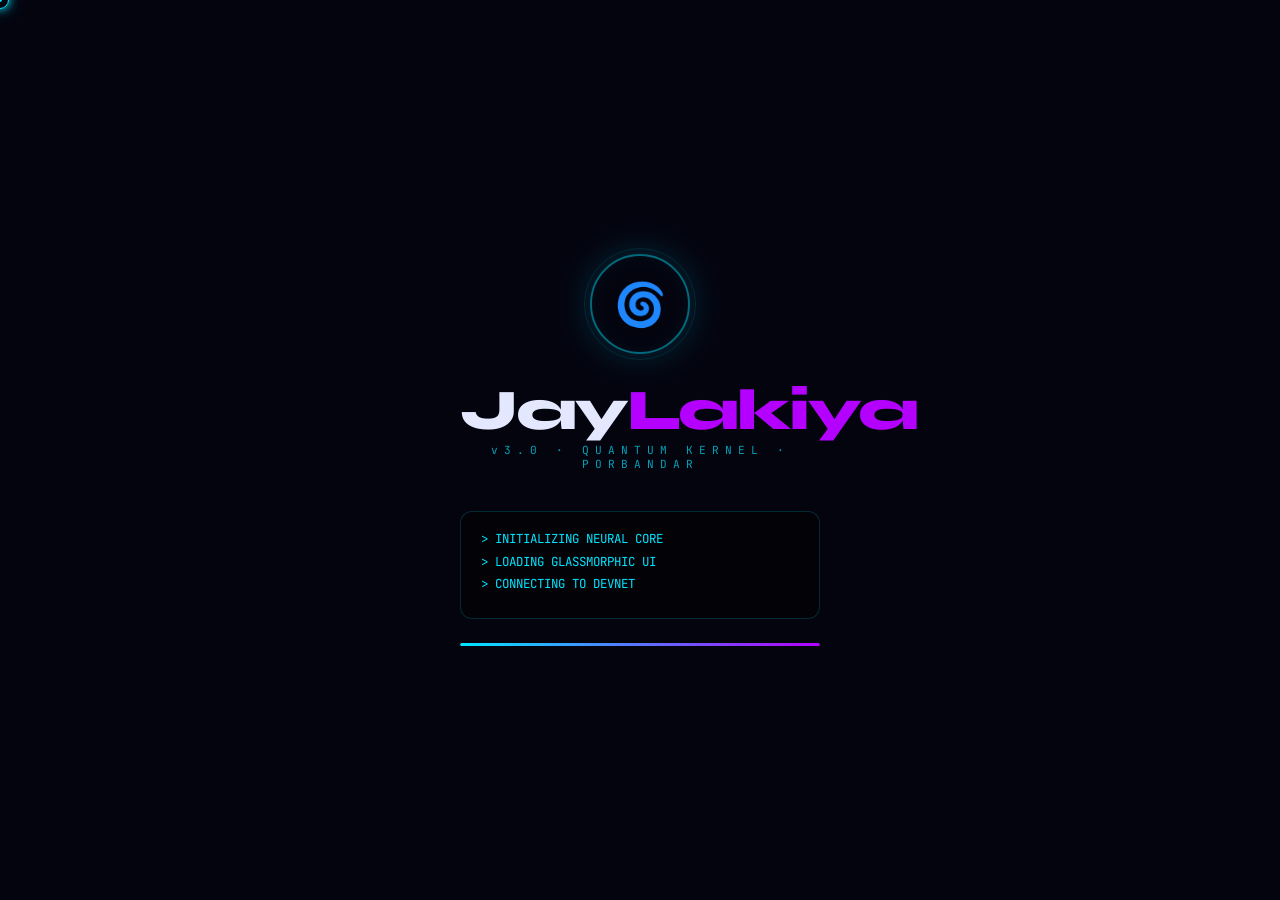
<file: index.html>
<!DOCTYPE html>
<html lang="en">
<head>
  <meta charset="UTF-8">
  <meta name="viewport" content="width=device-width, initial-scale=1.0">
  <meta name="description" content="JayLalkiya — Jay Lalkiya Developer Portfolio">
  <title>JayLalkiya — Initializing...</title>
  <link rel="stylesheet" href="css/style.css">
</head>
<body class="os-body">

<!-- CURSOR -->
<div id="custom-cursor"></div>
<div id="cursor-dot"></div>

<!-- ─── BOOT SCREEN ─────────────────────── -->
<div id="boot-screen">
  <div class="boot-inner">
    <div class="boot-logo-ring">
      <span class="boot-symbol">🌀</span>
    </div>

    <div class="boot-wordmark">Jay<span>Lakiya</span></div>
    <div class="boot-tagline">v3.0 · QUANTUM KERNEL · PORBANDAR</div>

    <div class="boot-log">
      <div class="boot-line"></div>
      <div class="boot-line"></div>
      <div class="boot-line"></div>
      <div class="boot-line"></div>
      <div class="boot-line"></div>
    </div>

    <div class="boot-track">
      <div class="boot-fill" id="boot-fill"></div>
    </div>
  </div>
</div>

<!-- ─── DASHBOARD ───────────────────────── -->
<div id="dashboard" class="hidden">

  <!-- Header -->
  <header class="os-header glass">
    <div class="hdr-left">
      <div class="logo-wrap">
        <span>🌀</span>
        <span class="logo-text-gradient">JAYLALKIYA</span>
      </div>
      <div class="module-badge">DASHBOARD</div>
    </div>

    <div class="hdr-center">
      <div class="status-chip">
        <span class="status-dot"></span>
        <span>ONLINE · 37ms latency</span>
      </div>
    </div>

    <div class="hdr-right">
      <div class="user-chip glass">
        <span class="user-av">JL</span>
        <span>Jay Lalkiya</span>
      </div>
      <div id="live-clock">--:--</div>
      <button class="term-btn" onclick="toggleTerminal()" title="Terminal (/)">⌘</button>
    </div>
  </header>

  <!-- Module Grid -->
  <main class="dash-grid">

    <a href="about.html" class="module-card glass">
      <span class="card-icon">👤</span>
      <div class="card-title">ABOUT.SYS</div>
      <div class="card-desc">System profile · neural imprint · BCA 83.38%</div>
      <div class="open-btn">OPEN MODULE</div>
    </a>

    <a href="skills.html" class="module-card glass">
      <span class="card-icon">⚡</span>
      <div class="card-title">RESOURCES.MON</div>
      <div class="card-desc">CPU · RAM · active threads · quantum stack</div>
      <div class="open-btn">OPEN MODULE</div>
    </a>

    <a href="projects.html" class="module-card glass">
      <span class="card-icon">📦</span>
      <div class="card-title">DEPLOY.APPS</div>
      <div class="card-desc">Live instances · 4 containers · production grade</div>
      <div class="open-btn">OPEN MODULE</div>
    </a>

    <a href="experience.html" class="module-card glass">
      <span class="card-icon">📜</span>
      <div class="card-title">LOG.TXT</div>
      <div class="card-desc">Kernel history · internship · deployment timeline</div>
      <div class="open-btn">OPEN MODULE</div>
    </a>

    <a href="contact.html" class="module-card glass">
      <span class="card-icon">📡</span>
      <div class="card-title">COMM.LINK</div>
      <div class="card-desc">Direct encrypted uplink · ready to connect</div>
      <div class="open-btn">OPEN MODULE</div>
    </a>

  </main>

  <!-- Terminal -->
  <div id="global-terminal" class="terminal-window glass hidden">
    <div class="term-win-head">
      <span class="term-win-title">TERMINAL · root@Jaylalkiya</span>
      <button class="close-btn" onclick="toggleTerminal()">✕</button>
    </div>
    <div id="terminal-output" class="terminal-output"></div>
    <div class="terminal-input-line">
      <span class="prompt">&gt;</span>
      <input id="terminal-input" type="text" autocomplete="off" spellcheck="false" placeholder="type command...">
    </div>
  </div>

</div><!-- /dashboard -->

<script src="js/script.js"></script>
</body>
</html>
</file>
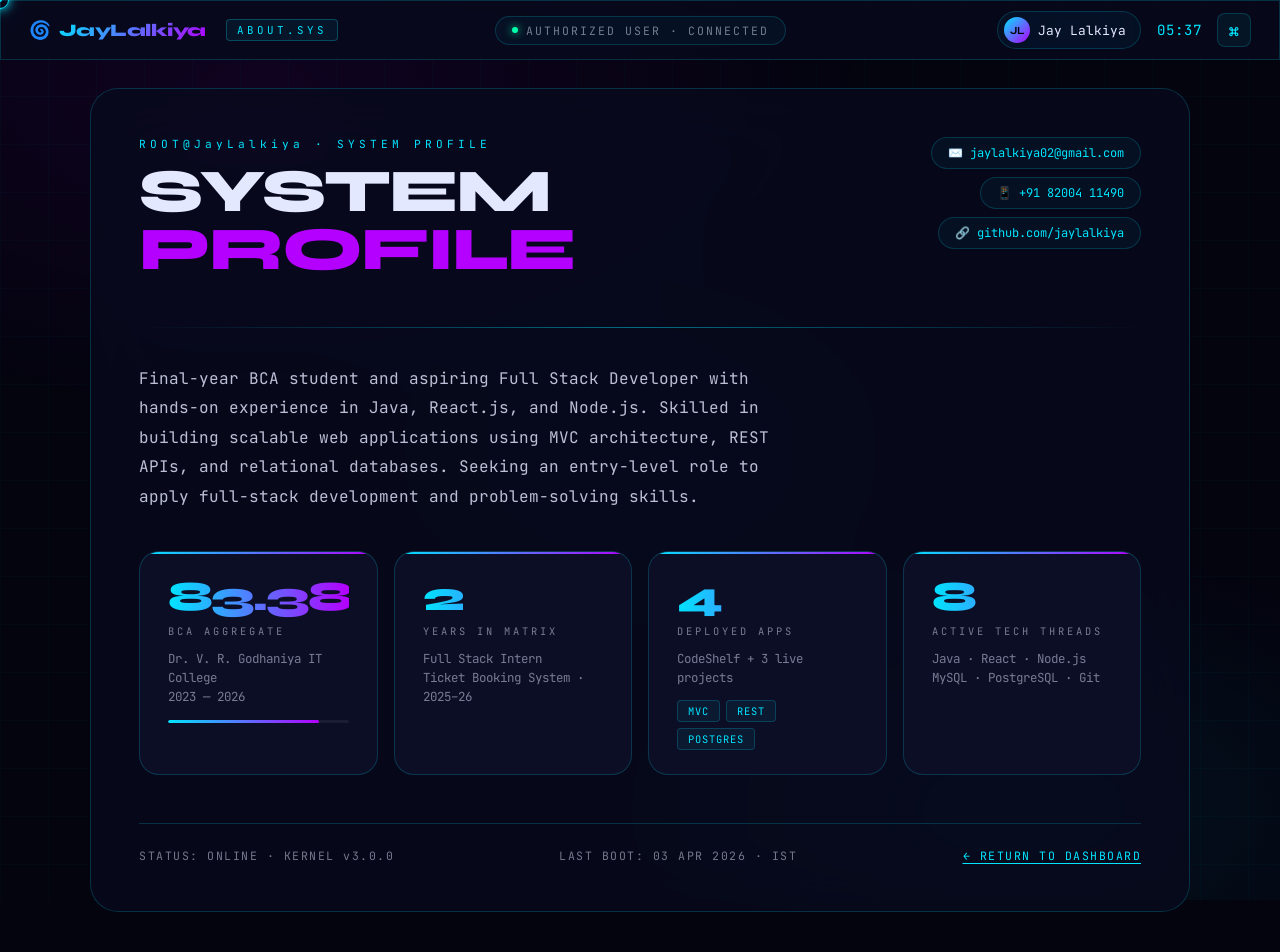
<file: about.html>
<!DOCTYPE html>
<html lang="en">
<head>
  <meta charset="UTF-8">
  <meta name="viewport" content="width=device-width, initial-scale=1.0">
  <meta name="description" content="JayLalkiya — ABOUT.SYS | Jay Lalkiya System Profile">
  <title>JayLalkiya — ABOUT.SYS</title>
  <link rel="stylesheet" href="css/style.css">
</head>
<body class="os-body">

<div id="custom-cursor"></div>
<div id="cursor-dot"></div>

<!-- Header -->
<header class="os-header glass">
  <div class="hdr-left">
    <div class="logo-wrap">
      <span>🌀</span>
      <span class="logo-text-gradient">JayLalkiya</span>
    </div>
    <div class="module-badge">ABOUT.SYS</div>
  </div>
  <div class="hdr-center">
    <div class="status-chip">
      <span class="status-dot"></span>
      <span>AUTHORIZED USER · CONNECTED</span>
    </div>
  </div>
  <div class="hdr-right">
    <div class="user-chip glass">
      <span class="user-av">JL</span>
      <span>Jay Lalkiya</span>
    </div>
    <div id="live-clock">--:--</div>
    <button class="term-btn" onclick="toggleTerminal()" title="Terminal (/)">⌘</button>
  </div>
</header>

<!-- Main -->
<main class="page-main">
  <div class="panel glass fade-up">

    <!-- Hero row -->
    <div class="about-hero">
      <div>
        <div class="panel-eyebrow">ROOT@JayLalkiya · SYSTEM PROFILE</div>
        <h1 class="panel-title">SYSTEM<br><span class="accent">PROFILE</span></h1>
      </div>
      <div class="about-links">
        <a href="mailto:jaylalkiya02@gmail.com" class="link-pill">✉️ jaylalkiya02@gmail.com</a>
        <a href="tel:+918200411490" class="link-pill">📱 +91 82004 11490</a>
        <a href="https://github.com/jaylalkiya" target="_blank" class="link-pill">🔗 github.com/jaylalkiya</a>
      </div>
    </div>

    <div class="divider"></div>

    <!-- Bio -->
    <p class="bio">
      Final-year BCA student and aspiring Full Stack Developer with hands-on experience in Java, React.js,
      and Node.js. Skilled in building scalable web applications using MVC architecture, REST APIs, and
      relational databases. Seeking an entry-level role to apply full-stack development and problem-solving skills.
    </p>

    <!-- Stats -->
    <div class="stats-grid">

      <div class="stat-card">
        <div class="stat-num" id="stat-gpa">0%</div>
        <div class="stat-label">BCA AGGREGATE</div>
        <div class="stat-sub">Dr. V. R. Godhaniya IT College<br>2023 — 2026</div>
        <div class="mini-bar-wrap">
          <div class="mini-bar" id="bar-gpa"></div>
        </div>
      </div>

      <div class="stat-card">
        <div class="stat-num" id="stat-exp">0</div>
        <div class="stat-label">YEARS IN MATRIX</div>
        <div class="stat-sub">Full Stack Intern<br>Ticket Booking System · 2025–26</div>
      </div>

      <div class="stat-card">
        <div class="stat-num" id="stat-proj">0</div>
        <div class="stat-label">DEPLOYED APPS</div>
        <div class="stat-sub">CodeShelf + 3 live projects</div>
        <div class="tag-row">
          <span class="tag">MVC</span>
          <span class="tag">REST</span>
          <span class="tag">POSTGRES</span>
        </div>
      </div>

      <div class="stat-card">
        <div class="stat-num" id="stat-tech">0</div>
        <div class="stat-label">ACTIVE TECH THREADS</div>
        <div class="stat-sub">Java · React · Node.js<br>MySQL · PostgreSQL · Git</div>
      </div>

    </div>

    <!-- Footer -->
    <div class="panel-footer">
      <span>STATUS: ONLINE · KERNEL v3.0.0</span>
      <span>LAST BOOT: 03 APR 2026 · IST</span>
      <span class="back-link" onclick="window.location.href='index.html'">← RETURN TO DASHBOARD</span>
    </div>

  </div>
</main>

<!-- Terminal -->
<div id="global-terminal" class="terminal-window glass hidden">
  <div class="term-win-head">
    <span class="term-win-title">TERMINAL · root@JayLalkiya</span>
    <button class="close-btn" onclick="toggleTerminal()">✕</button>
  </div>
  <div id="terminal-output" class="terminal-output"></div>
  <div class="terminal-input-line">
    <span class="prompt">&gt;</span>
    <input id="terminal-input" type="text" autocomplete="off" spellcheck="false" placeholder="type command...">
  </div>
</div>

<script src="js/script.js"></script>
<script>
  window.addEventListener('load', () => {
    initCommonFeatures();

    // Animate GPA counter
    let g = 0;
    const gEl = document.getElementById('stat-gpa');
    const gBar = document.getElementById('bar-gpa');
    const gTimer = setInterval(() => {
      g = Math.min(g + 1.4, 83.38);
      gEl.textContent = g.toFixed(2) + '%';
      if (g >= 83.38) {
        clearInterval(gTimer);
        setTimeout(() => { gBar.style.width = '83.38%'; }, 100);
      }
    }, 22);

    // Experience
    let e = 0;
    const eEl = document.getElementById('stat-exp');
    const eT = setInterval(() => { eEl.textContent = ++e; if (e >= 2) clearInterval(eT); }, 200);

    // Projects
    let p = 0;
    const pEl = document.getElementById('stat-proj');
    const pT = setInterval(() => { pEl.textContent = ++p; if (p >= 4) clearInterval(pT); }, 160);

    // Tech
    let t = 0;
    const tEl = document.getElementById('stat-tech');
    const tT = setInterval(() => { tEl.textContent = ++t; if (t >= 8) clearInterval(tT); }, 100);
  });
</script>
</body>
</html>
</file>
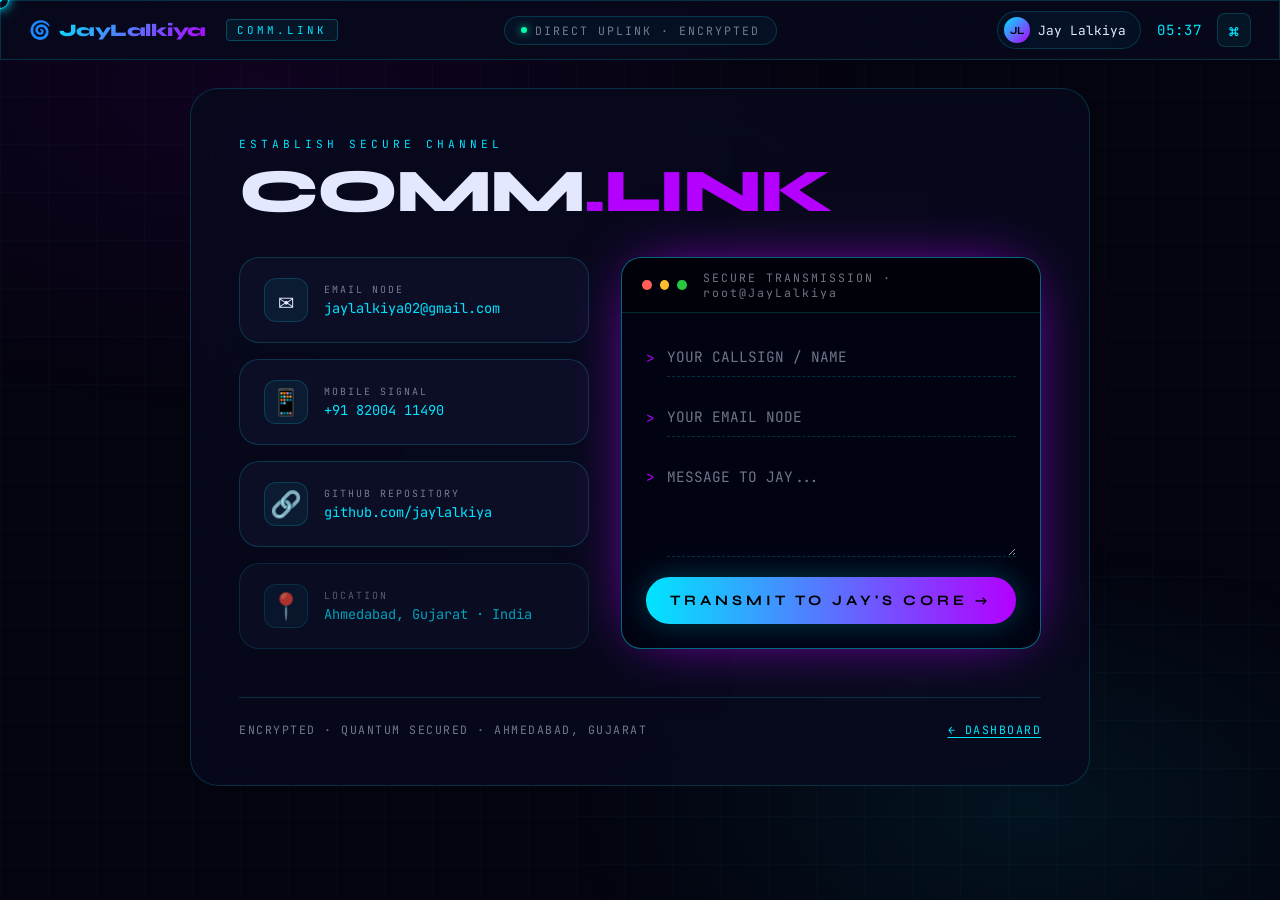
<file: contact.html>
<!DOCTYPE html>
<html lang="en">
<head>
  <meta charset="UTF-8">
  <meta name="viewport" content="width=device-width, initial-scale=1.0">
  <meta name="description" content="JayLalkiya — COMM.LINK | Direct Uplink to Jay Lalkiya">
  <title>JayLalkiya — COMM.LINK</title>
  <link rel="stylesheet" href="css/style.css">
</head>
<body class="os-body">

<div id="custom-cursor"></div>
<div id="cursor-dot"></div>

<!-- Header -->
<header class="os-header glass">
  <div class="hdr-left">
    <div class="logo-wrap">
      <span>🌀</span>
      <span class="logo-text-gradient">JayLalkiya</span>
    </div>
    <div class="module-badge">COMM.LINK</div>
  </div>
  <div class="hdr-center">
    <div class="status-chip">
      <span class="status-dot"></span>
      <span>DIRECT UPLINK · ENCRYPTED</span>
    </div>
  </div>
  <div class="hdr-right">
    <div class="user-chip glass">
      <span class="user-av">JL</span>
      <span>Jay Lalkiya</span>
    </div>
    <div id="live-clock">--:--</div>
    <button class="term-btn" onclick="toggleTerminal()" title="Terminal (/)">⌘</button>
  </div>
</header>

<!-- Main -->
<main class="page-main">
  <div class="panel glass fade-up" style="max-width:900px;">

    <div style="margin-bottom:36px;">
      <div class="panel-eyebrow">ESTABLISH SECURE CHANNEL</div>
      <h1 class="panel-title">COMM<span class="accent">.LINK</span></h1>
    </div>

    <div class="contact-wrap">

      <!-- Left: Info -->
      <div class="contact-info-col">

        <a href="mailto:jaylalkiya02@gmail.com" class="contact-block">
          <div class="contact-block-icon">✉️</div>
          <div>
            <div class="contact-block-label">EMAIL NODE</div>
            <div class="contact-block-value">jaylalkiya02@gmail.com</div>
          </div>
        </a>

        <a href="tel:+918200411490" class="contact-block">
          <div class="contact-block-icon">📱</div>
          <div>
            <div class="contact-block-label">MOBILE SIGNAL</div>
            <div class="contact-block-value">+91 82004 11490</div>
          </div>
        </a>

        <a href="https://github.com/jaylalkiya" target="_blank" class="contact-block">
          <div class="contact-block-icon">🔗</div>
          <div>
            <div class="contact-block-label">GITHUB REPOSITORY</div>
            <div class="contact-block-value">github.com/jaylalkiya</div>
          </div>
        </a>

        <div class="contact-block" style="cursor:default; opacity:0.7;">
          <div class="contact-block-icon">📍</div>
          <div>
            <div class="contact-block-label">LOCATION</div>
            <div class="contact-block-value">Ahmedabad, Gujarat · India</div>
          </div>
        </div>

      </div>

      <!-- Right: Form -->
      <div>
        <div class="term-form" id="contact-form">
          <div class="term-form-bar">
            <div class="dot dot-r"></div>
            <div class="dot dot-y"></div>
            <div class="dot dot-g"></div>
            <span class="term-form-title">SECURE TRANSMISSION · root@JayLalkiya</span>
          </div>
          <div class="term-form-body">
            <div class="form-row">
              <span class="form-prompt">&gt;</span>
              <input class="form-input" type="text" id="name-input" placeholder="YOUR CALLSIGN / NAME" required>
            </div>
            <div class="form-row">
              <span class="form-prompt">&gt;</span>
              <input class="form-input" type="email" id="email-input" placeholder="YOUR EMAIL NODE" required>
            </div>
            <div class="form-row" style="align-items:flex-start;">
              <span class="form-prompt" style="padding-top:10px;">&gt;</span>
              <textarea class="form-input" id="message-input" placeholder="MESSAGE TO JAY..." required></textarea>
            </div>
            <button class="send-btn" onclick="sendTransmission()">TRANSMIT TO JAY'S CORE →</button>
          </div>
        </div>

        <!-- Success -->
        <div class="success-box" id="success-box">
          <div style="font-size:3rem;">📡</div>
          <h3>TRANSMISSION SENT</h3>
          <p>Signal received by Jay Lalkiya.<br>Response expected within 24 Earth hours.</p>
          <button class="reset-btn" onclick="resetForm()">SEND ANOTHER TRANSMISSION</button>
        </div>
      </div>

    </div>

    <!-- Footer -->
    <div class="panel-footer">
      <span>ENCRYPTED · QUANTUM SECURED · AHMEDABAD, GUJARAT</span>
      <span class="back-link" onclick="window.location.href='index.html'">← DASHBOARD</span>
    </div>

  </div>
</main>

<!-- Terminal -->
<div id="global-terminal" class="terminal-window glass hidden">
  <div class="term-win-head">
    <span class="term-win-title">TERMINAL · root@JayLalkiya</span>
    <button class="close-btn" onclick="toggleTerminal()">✕</button>
  </div>
  <div id="terminal-output" class="terminal-output"></div>
  <div class="terminal-input-line">
    <span class="prompt">&gt;</span>
    <input id="terminal-input" type="text" autocomplete="off" spellcheck="false" placeholder="type command...">
  </div>
</div>

<script src="js/script.js"></script>
<script>
  function sendTransmission() {
    const name    = document.getElementById('name-input').value.trim();
    const email   = document.getElementById('email-input').value.trim();
    const message = document.getElementById('message-input').value.trim();

    if (!name || !email || !message) {
      alert('⚠️  TRANSMISSION INCOMPLETE — all fields required');
      return;
    }

    const form = document.getElementById('contact-form');
    form.style.transition = 'opacity 0.5s';
    form.style.opacity = '0';

    setTimeout(() => {
      form.style.display = 'none';
      const box = document.getElementById('success-box');
      box.style.display = 'block';
    }, 500);
  }

  function resetForm() {
    const form = document.getElementById('contact-form');
    const box  = document.getElementById('success-box');
    box.style.display = 'none';
    form.style.display = 'block';
    form.style.opacity = '1';
    document.getElementById('name-input').value = '';
    document.getElementById('email-input').value = '';
    document.getElementById('message-input').value = '';
  }

  window.addEventListener('load', () => { initCommonFeatures(); });
</script>
</body>
</html>
</file>
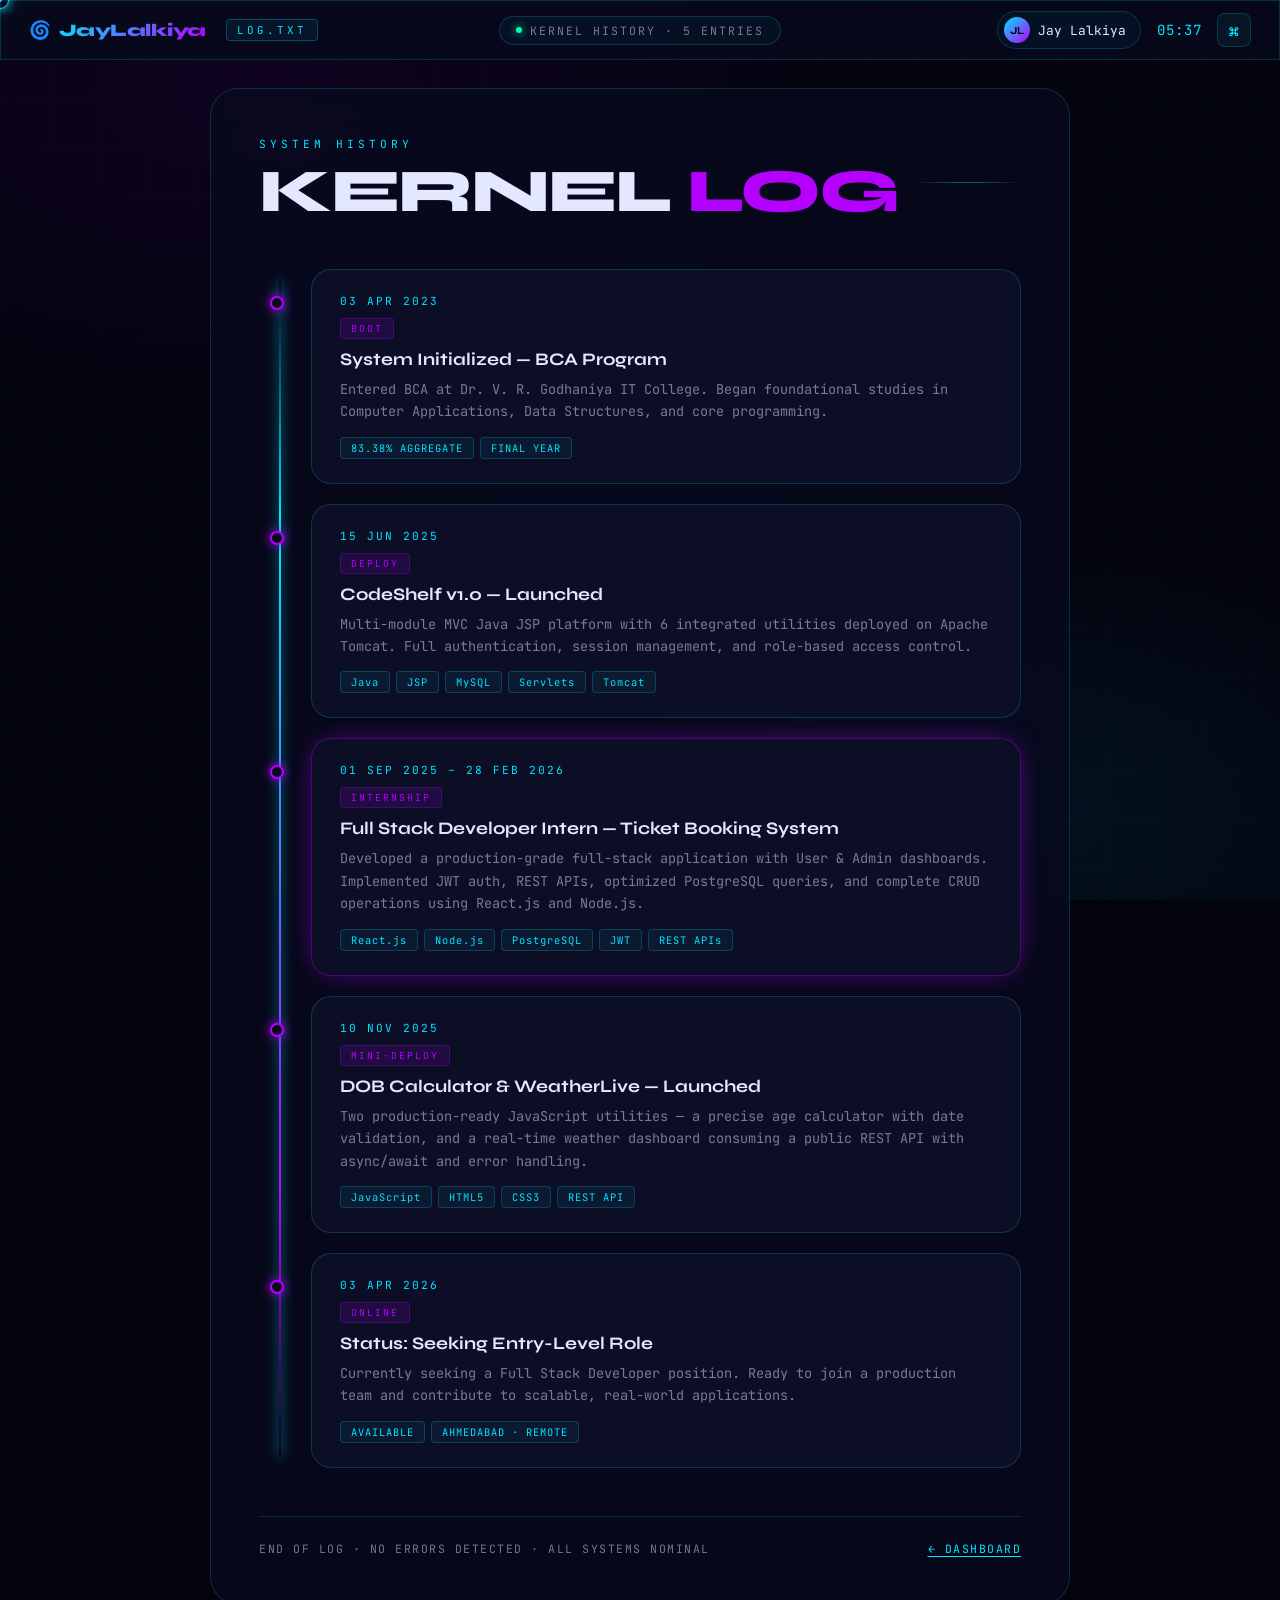
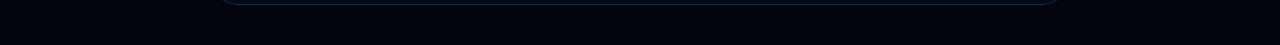
<file: experience.html>
<!DOCTYPE html>
<html lang="en">
<head>
  <meta charset="UTF-8">
  <meta name="viewport" content="width=device-width, initial-scale=1.0">
  <meta name="description" content="JayLalkiya — LOG.TXT | Jay Lalkiya Kernel History">
  <title>JayLalkiya — LOG.TXT</title>
  <link rel="stylesheet" href="css/style.css">
</head>
<body class="os-body">

<div id="custom-cursor"></div>
<div id="cursor-dot"></div>

<!-- Header -->
<header class="os-header glass">
  <div class="hdr-left">
    <div class="logo-wrap">
      <span>🌀</span>
      <span class="logo-text-gradient">JayLalkiya</span>
    </div>
    <div class="module-badge">LOG.TXT</div>
  </div>
  <div class="hdr-center">
    <div class="status-chip">
      <span class="status-dot"></span>
      <span>KERNEL HISTORY · 5 ENTRIES</span>
    </div>
  </div>
  <div class="hdr-right">
    <div class="user-chip glass">
      <span class="user-av">JL</span>
      <span>Jay Lalkiya</span>
    </div>
    <div id="live-clock">--:--</div>
    <button class="term-btn" onclick="toggleTerminal()" title="Terminal (/)">⌘</button>
  </div>
</header>

<!-- Main -->
<main class="page-main">
  <div class="panel glass fade-up" style="max-width:860px;">

    <div style="display:flex; align-items:center; gap:16px; margin-bottom:40px; flex-wrap:wrap;">
      <div>
        <div class="panel-eyebrow">SYSTEM HISTORY</div>
        <h1 class="panel-title">KERNEL<span class="accent"> LOG</span></h1>
      </div>
      <div style="flex:1; min-width:40px; height:1px; background:linear-gradient(90deg, transparent, var(--border-hot), transparent);"></div>
    </div>

    <div class="timeline">

      <!-- Entry 1 -->
      <div class="timeline-entry">
        <div class="entry-date">03 APR 2023</div>
        <div class="entry-badge">BOOT</div>
        <div class="entry-title">System Initialized — BCA Program</div>
        <div class="entry-desc">Entered BCA at Dr. V. R. Godhaniya IT College. Began foundational studies in Computer Applications, Data Structures, and core programming.</div>
        <div class="entry-tech">
          <span class="tag">83.38% AGGREGATE</span>
          <span class="tag">FINAL YEAR</span>
        </div>
      </div>

      <!-- Entry 2 -->
      <div class="timeline-entry">
        <div class="entry-date">15 JUN 2025</div>
        <div class="entry-badge">DEPLOY</div>
        <div class="entry-title">CodeShelf v1.0 — Launched</div>
        <div class="entry-desc">Multi-module MVC Java JSP platform with 6 integrated utilities deployed on Apache Tomcat. Full authentication, session management, and role-based access control.</div>
        <div class="entry-tech">
          <span class="tag">Java</span>
          <span class="tag">JSP</span>
          <span class="tag">MySQL</span>
          <span class="tag">Servlets</span>
          <span class="tag">Tomcat</span>
        </div>
      </div>

      <!-- Entry 3 — Highlight -->
      <div class="timeline-entry highlight">
        <div class="entry-date">01 SEP 2025 – 28 FEB 2026</div>
        <div class="entry-badge">INTERNSHIP</div>
        <div class="entry-title">Full Stack Developer Intern — Ticket Booking System</div>
        <div class="entry-desc">Developed a production-grade full-stack application with User &amp; Admin dashboards. Implemented JWT auth, REST APIs, optimized PostgreSQL queries, and complete CRUD operations using React.js and Node.js.</div>
        <div class="entry-tech">
          <span class="tag">React.js</span>
          <span class="tag">Node.js</span>
          <span class="tag">PostgreSQL</span>
          <span class="tag">JWT</span>
          <span class="tag">REST APIs</span>
        </div>
      </div>

      <!-- Entry 4 -->
      <div class="timeline-entry">
        <div class="entry-date">10 NOV 2025</div>
        <div class="entry-badge">MINI-DEPLOY</div>
        <div class="entry-title">DOB Calculator &amp; WeatherLive — Launched</div>
        <div class="entry-desc">Two production-ready JavaScript utilities — a precise age calculator with date validation, and a real-time weather dashboard consuming a public REST API with async/await and error handling.</div>
        <div class="entry-tech">
          <span class="tag">JavaScript</span>
          <span class="tag">HTML5</span>
          <span class="tag">CSS3</span>
          <span class="tag">REST API</span>
        </div>
      </div>

      <!-- Entry 5 -->
      <div class="timeline-entry">
        <div class="entry-date">03 APR 2026</div>
        <div class="entry-badge">ONLINE</div>
        <div class="entry-title">Status: Seeking Entry-Level Role</div>
        <div class="entry-desc">Currently seeking a Full Stack Developer position. Ready to join a production team and contribute to scalable, real-world applications.</div>
        <div class="entry-tech">
          <span class="tag">AVAILABLE</span>
          <span class="tag">AHMEDABAD · REMOTE</span>
        </div>
      </div>

    </div>

    <!-- Footer -->
    <div class="panel-footer" style="margin-top:48px;">
      <span>END OF LOG · NO ERRORS DETECTED · ALL SYSTEMS NOMINAL</span>
      <span class="back-link" onclick="window.location.href='index.html'">← DASHBOARD</span>
    </div>

  </div>
</main>

<!-- Terminal -->
<div id="global-terminal" class="terminal-window glass hidden">
  <div class="term-win-head">
    <span class="term-win-title">TERMINAL · root@JayLalkiya</span>
    <button class="close-btn" onclick="toggleTerminal()">✕</button>
  </div>
  <div id="terminal-output" class="terminal-output"></div>
  <div class="terminal-input-line">
    <span class="prompt">&gt;</span>
    <input id="terminal-input" type="text" autocomplete="off" spellcheck="false" placeholder="type command...">
  </div>
</div>

<script src="js/script.js"></script>
<script>
  window.addEventListener('load', () => {
    initCommonFeatures();

    // Stagger timeline entries
    const entries = document.querySelectorAll('.timeline-entry');
    entries.forEach((el, i) => {
      setTimeout(() => {
        el.classList.add('visible');
      }, 150 + i * 120);
    });
  });
</script>
</body>
</html>
</file>
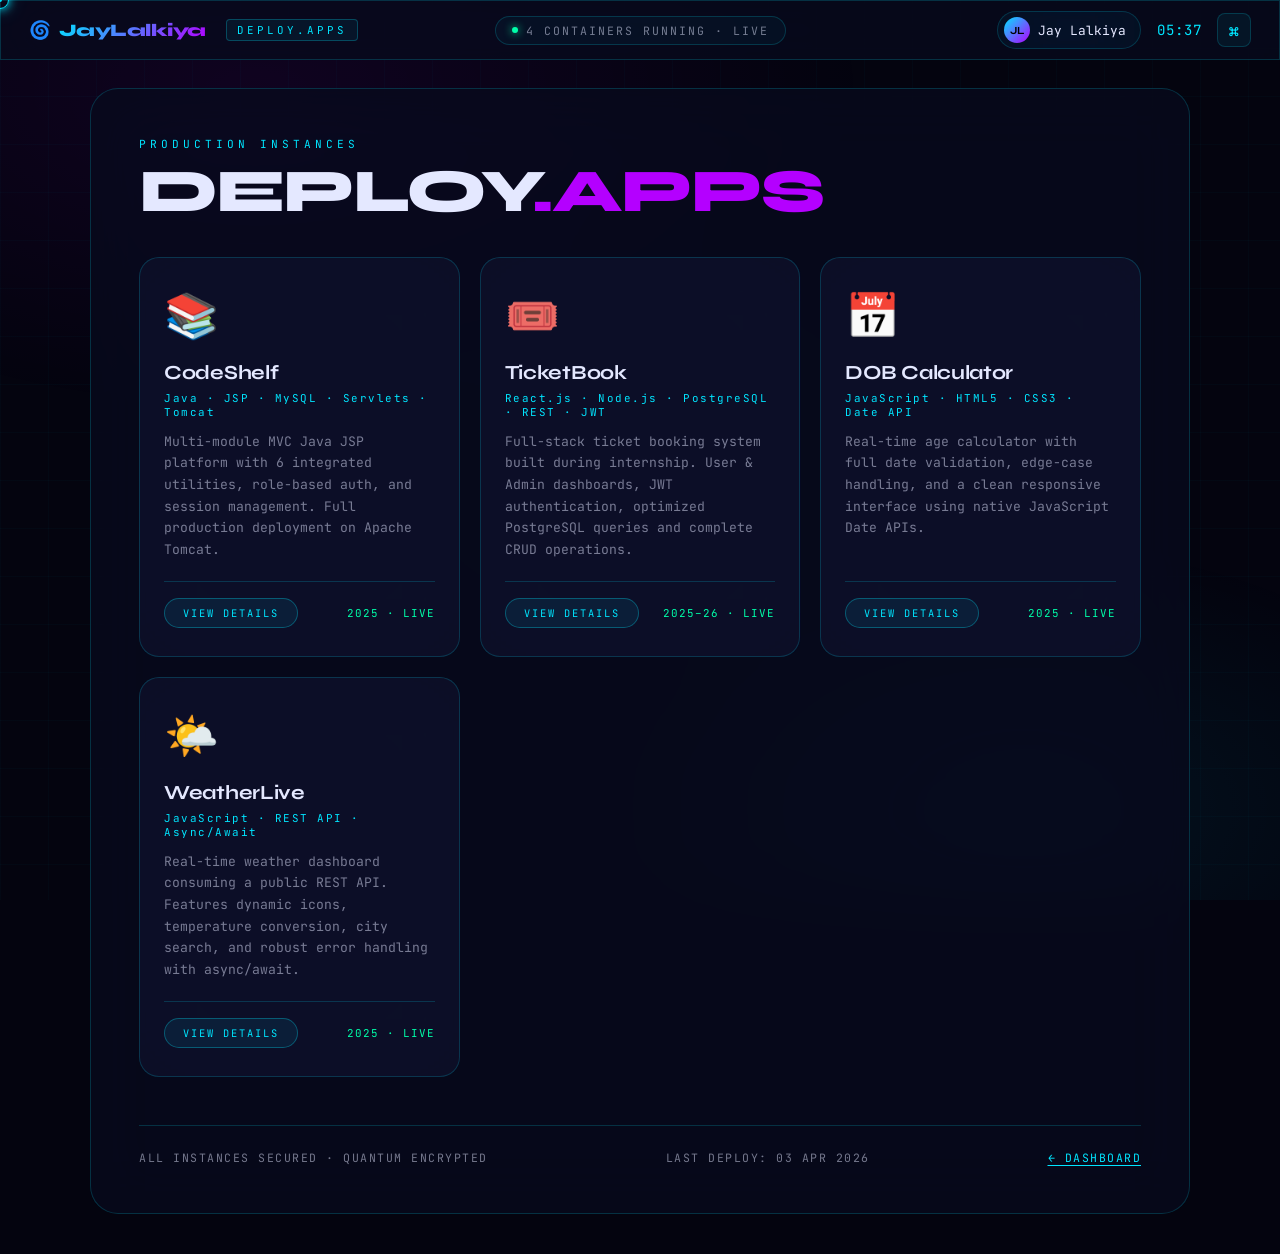
<file: projects.html>
<!DOCTYPE html>
<html lang="en">
<head>
  <meta charset="UTF-8">
  <meta name="viewport" content="width=device-width, initial-scale=1.0">
  <meta name="description" content="JayLalkiya — DEPLOY.APPS | Jay Lalkiya Live Instances">
  <title>JayLalkiya — DEPLOY.APPS</title>
  <link rel="stylesheet" href="css/style.css">
</head>
<body class="os-body">

<div id="custom-cursor"></div>
<div id="cursor-dot"></div>

<!-- Header -->
<header class="os-header glass">
  <div class="hdr-left">
    <div class="logo-wrap">
      <span>🌀</span>
      <span class="logo-text-gradient">JayLalkiya</span>
    </div>
    <div class="module-badge">DEPLOY.APPS</div>
  </div>
  <div class="hdr-center">
    <div class="status-chip">
      <span class="status-dot"></span>
      <span>4 CONTAINERS RUNNING · LIVE</span>
    </div>
  </div>
  <div class="hdr-right">
    <div class="user-chip glass">
      <span class="user-av">JL</span>
      <span>Jay Lalkiya</span>
    </div>
    <div id="live-clock">--:--</div>
    <button class="term-btn" onclick="toggleTerminal()" title="Terminal (/)">⌘</button>
  </div>
</header>

<!-- Main -->
<main class="page-main">
  <div class="panel glass fade-up">

    <div style="margin-bottom:36px;">
      <div class="panel-eyebrow">PRODUCTION INSTANCES</div>
      <h1 class="panel-title">DEPLOY<span class="accent">.APPS</span></h1>
    </div>

    <div class="projects-grid">

      <!-- CodeShelf -->
      <div class="project-card glass-hot" onclick="openModal(0)">
        <span class="proj-icon">📚</span>
        <div class="proj-title">CodeShelf</div>
        <div class="proj-stack">Java · JSP · MySQL · Servlets · Tomcat</div>
        <div class="proj-desc">Multi-module MVC Java JSP platform with 6 integrated utilities, role-based auth, and session management. Full production deployment on Apache Tomcat.</div>
        <div class="proj-footer">
          <div class="launch-btn">VIEW DETAILS</div>
          <div class="proj-year">2025 · LIVE</div>
        </div>
      </div>

      <!-- TicketBook -->
      <div class="project-card glass-hot" onclick="openModal(1)">
        <span class="proj-icon">🎟️</span>
        <div class="proj-title">TicketBook</div>
        <div class="proj-stack">React.js · Node.js · PostgreSQL · REST · JWT</div>
        <div class="proj-desc">Full-stack ticket booking system built during internship. User & Admin dashboards, JWT authentication, optimized PostgreSQL queries and complete CRUD operations.</div>
        <div class="proj-footer">
          <div class="launch-btn">VIEW DETAILS</div>
          <div class="proj-year">2025–26 · LIVE</div>
        </div>
      </div>

      <!-- DOB Calculator -->
      <div class="project-card glass-hot" onclick="openModal(2)">
        <span class="proj-icon">📅</span>
        <div class="proj-title">DOB Calculator</div>
        <div class="proj-stack">JavaScript · HTML5 · CSS3 · Date API</div>
        <div class="proj-desc">Real-time age calculator with full date validation, edge-case handling, and a clean responsive interface using native JavaScript Date APIs.</div>
        <div class="proj-footer">
          <div class="launch-btn">VIEW DETAILS</div>
          <div class="proj-year">2025 · LIVE</div>
        </div>
      </div>

      <!-- WeatherLive -->
      <div class="project-card glass-hot" onclick="openModal(3)">
        <span class="proj-icon">🌤️</span>
        <div class="proj-title">WeatherLive</div>
        <div class="proj-stack">JavaScript · REST API · Async/Await</div>
        <div class="proj-desc">Real-time weather dashboard consuming a public REST API. Features dynamic icons, temperature conversion, city search, and robust error handling with async/await.</div>
        <div class="proj-footer">
          <div class="launch-btn">VIEW DETAILS</div>
          <div class="proj-year">2025 · LIVE</div>
        </div>
      </div>

    </div>

    <!-- Footer -->
    <div class="panel-footer">
      <span>ALL INSTANCES SECURED · QUANTUM ENCRYPTED</span>
      <span>LAST DEPLOY: 03 APR 2026</span>
      <span class="back-link" onclick="window.location.href='index.html'">← DASHBOARD</span>
    </div>

  </div>
</main>

<!-- Modals -->
<div class="proj-modal-overlay" id="modal-overlay" onclick="closeModal(event)">
  <div class="proj-modal glass-hot">
    <div class="modal-head">
      <div class="modal-title" id="modal-title"></div>
      <button class="modal-close" onclick="closeModalDirect()">✕</button>
    </div>
    <div class="modal-body" id="modal-body"></div>
  </div>
</div>

<!-- Terminal -->
<div id="global-terminal" class="terminal-window glass hidden">
  <div class="term-win-head">
    <span class="term-win-title">TERMINAL · root@JayLalkiya</span>
    <button class="close-btn" onclick="toggleTerminal()">✕</button>
  </div>
  <div id="terminal-output" class="terminal-output"></div>
  <div class="terminal-input-line">
    <span class="prompt">&gt;</span>
    <input id="terminal-input" type="text" autocomplete="off" spellcheck="false" placeholder="type command...">
  </div>
</div>

<script src="js/script.js"></script>
<script>
  const projects = [
    {
      icon: '📚',
      title: 'CodeShelf — Multi-Module Java JSP Application',
      body: `
        <p><strong>Built 2025</strong> — Full MVC architecture with 6 integrated utility modules.</p>
        <ul>
          <li>Authentication, session management &amp; role-based access control</li>
          <li>Java Servlets + JSP frontend + MySQL backend</li>
          <li>Deployed on Apache Tomcat</li>
          <li>Complete GitHub repository available</li>
        </ul>
        <a href="https://github.com/jaylalkiya" target="_blank" class="modal-link">VIEW REPOSITORY →</a>
        <div class="modal-status">Status: <span class="live">DEPLOYED &amp; RUNNING</span> · Container ID: CS-2025-01</div>
      `
    },
    {
      icon: '🎟️',
      title: 'TicketBook — Full Stack Ticket Booking System',
      body: `
        <p><strong>Internship Project 2025–2026</strong> — Production-grade full-stack application.</p>
        <ul>
          <li>React.js responsive UI with User &amp; Admin dashboards</li>
          <li>Node.js + REST APIs with JWT authentication</li>
          <li>PostgreSQL optimized queries &amp; CRUD operations</li>
          <li>Real-time booking flow with secure payment simulation</li>
        </ul>
        <div class="modal-status">Status: <span class="live">LIVE IN PRODUCTION</span> · Container ID: TB-2026-01</div>
      `
    },
    {
      icon: '📅',
      title: 'DOB Calculator — JavaScript Utility',
      body: `
        <p>Precise age calculation app with input validation using native JavaScript Date APIs.</p>
        <p style="margin-top:12px">Features: real-time updates, edge-case handling, clean responsive UI.</p>
        <a href="https://github.com/jaylalkiya/DateOfBirthCalculation" target="_blank" class="modal-link">OPEN LIVE DEMO + SOURCE →</a>
        <div class="modal-status">Status: <span class="live">LIVE</span></div>
      `
    },
    {
      icon: '🌤️',
      title: 'WeatherLive — REST API Dashboard',
      body: `
        <p>Real-time weather application consuming public REST API with async/await fetch and robust error handling.</p>
        <p style="margin-top:12px">Features: dynamic icons, temperature conversion, city search, loading states.</p>
        <a href="https://github.com/jaylalkiya/WeatherApp" target="_blank" class="modal-link">OPEN LIVE DEMO + SOURCE →</a>
        <div class="modal-status">Status: <span class="live">LIVE</span></div>
      `
    }
  ];

  function openModal(idx) {
    const p = projects[idx];
    document.getElementById('modal-title').textContent = p.icon + ' ' + p.title;
    document.getElementById('modal-body').innerHTML = p.body;
    document.getElementById('modal-overlay').classList.add('open');
  }

  function closeModal(e) {
    if (e.target === document.getElementById('modal-overlay')) closeModalDirect();
  }

  function closeModalDirect() {
    document.getElementById('modal-overlay').classList.remove('open');
  }

  window.addEventListener('load', () => {
    initCommonFeatures();
    // Card entrance stagger
    document.querySelectorAll('.project-card').forEach((card, i) => {
      card.style.opacity = '0';
      card.style.transform = 'translateY(20px)';
      setTimeout(() => {
        card.style.transition = `opacity 0.5s var(--ease) ${i * 80}ms, transform 0.5s var(--ease) ${i * 80}ms`;
        card.style.opacity = '1';
        card.style.transform = 'none';
      }, 200);
    });
  });
</script>
</body>
</html>
</file>
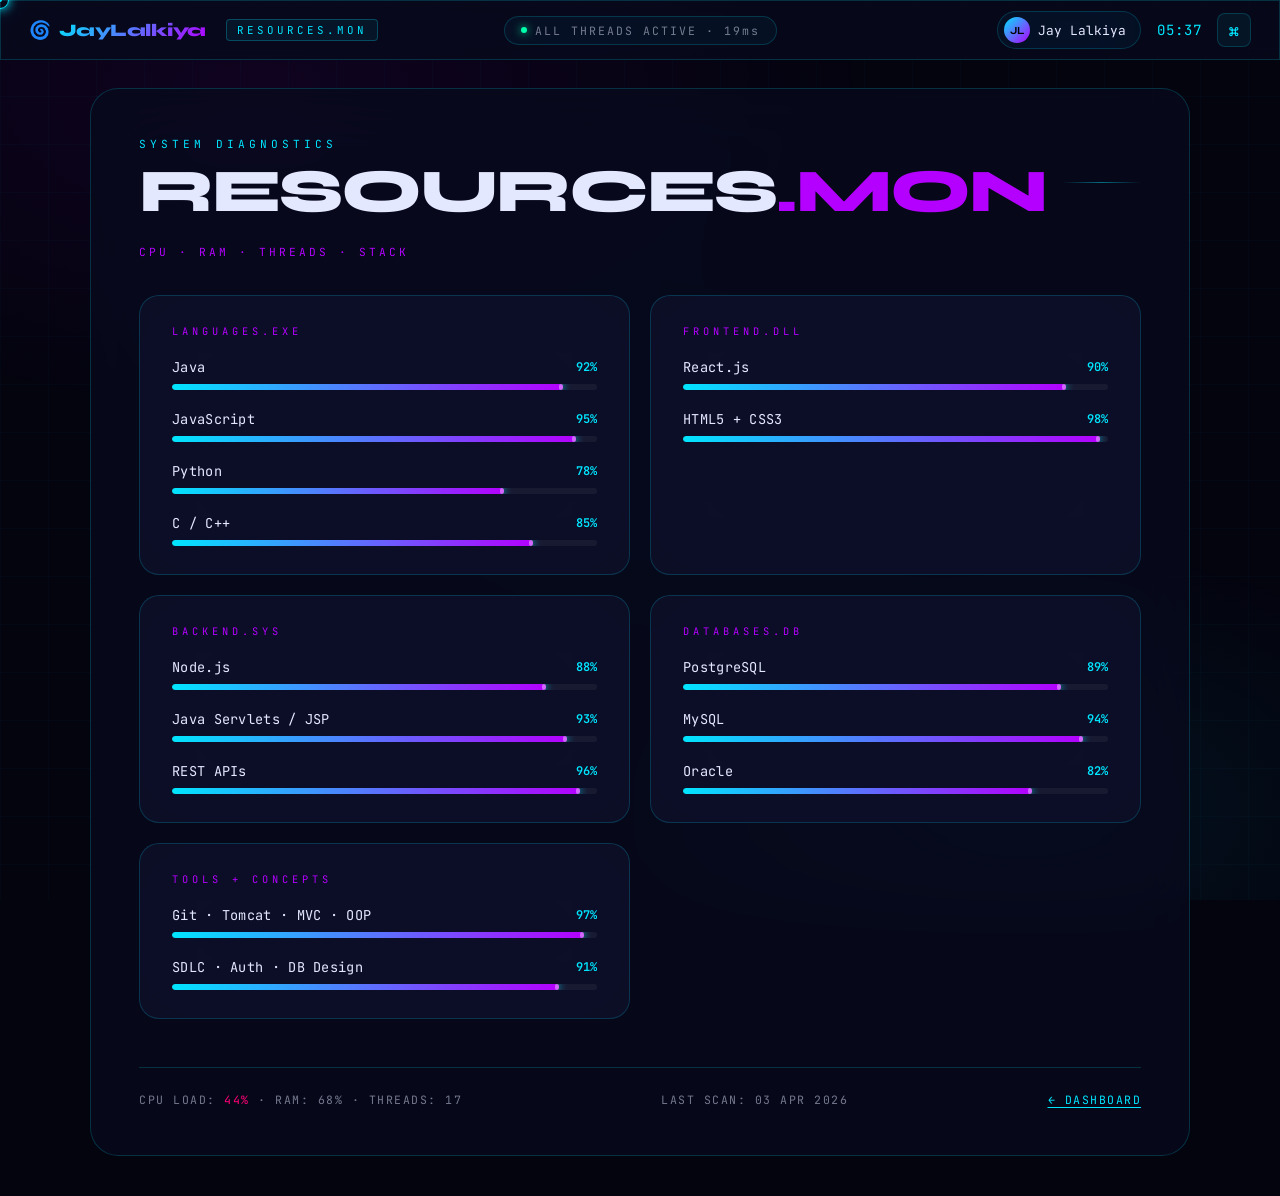
<file: skills.html>
<!DOCTYPE html>
<html lang="en">
<head>
  <meta charset="UTF-8">
  <meta name="viewport" content="width=device-width, initial-scale=1.0">
  <meta name="description" content="JayLalkiya — RESOURCES.MON | Jay Lalkiya System Resources">
  <title>JayLalkiya — RESOURCES.MON</title>
  <link rel="stylesheet" href="css/style.css">
</head>
<body class="os-body">

<div id="custom-cursor"></div>
<div id="cursor-dot"></div>

<!-- Header -->
<header class="os-header glass">
  <div class="hdr-left">
    <div class="logo-wrap">
      <span>🌀</span>
      <span class="logo-text-gradient">JayLalkiya</span>
    </div>
    <div class="module-badge">RESOURCES.MON</div>
  </div>
  <div class="hdr-center">
    <div class="status-chip">
      <span class="status-dot"></span>
      <span>ALL THREADS ACTIVE · 19ms</span>
    </div>
  </div>
  <div class="hdr-right">
    <div class="user-chip glass">
      <span class="user-av">JL</span>
      <span>Jay Lalkiya</span>
    </div>
    <div id="live-clock">--:--</div>
    <button class="term-btn" onclick="toggleTerminal()" title="Terminal (/)">⌘</button>
  </div>
</header>

<!-- Main -->
<main class="page-main">
  <div class="panel glass fade-up">

    <div style="display:flex; align-items:center; gap:16px; margin-bottom:36px; flex-wrap:wrap;">
      <div>
        <div class="panel-eyebrow">SYSTEM DIAGNOSTICS</div>
        <h1 class="panel-title">RESOURCES<span class="accent">.MON</span></h1>
      </div>
      <div style="flex:1; min-width:60px; height:1px; background:linear-gradient(90deg, transparent, var(--border-hot), transparent);"></div>
      <div style="font-size:0.7rem; letter-spacing:3px; color:var(--purple);">CPU · RAM · THREADS · STACK</div>
    </div>

    <div class="skills-grid">

      <!-- Languages -->
      <div class="skill-card glass-hot">
        <div class="skill-card-label">LANGUAGES.EXE</div>

        <div class="skill-row">
          <div class="skill-meta">
            <span class="skill-name">Java</span>
            <span class="skill-pct" id="v-java">0%</span>
          </div>
          <div class="skill-bar-wrap"><div class="skill-bar" id="b-java"></div></div>
        </div>

        <div class="skill-row">
          <div class="skill-meta">
            <span class="skill-name">JavaScript</span>
            <span class="skill-pct" id="v-js">0%</span>
          </div>
          <div class="skill-bar-wrap"><div class="skill-bar" id="b-js"></div></div>
        </div>

        <div class="skill-row">
          <div class="skill-meta">
            <span class="skill-name">Python</span>
            <span class="skill-pct" id="v-py">0%</span>
          </div>
          <div class="skill-bar-wrap"><div class="skill-bar" id="b-py"></div></div>
        </div>

        <div class="skill-row">
          <div class="skill-meta">
            <span class="skill-name">C / C++</span>
            <span class="skill-pct" id="v-cpp">0%</span>
          </div>
          <div class="skill-bar-wrap"><div class="skill-bar" id="b-cpp"></div></div>
        </div>
      </div>

      <!-- Frontend -->
      <div class="skill-card glass-hot">
        <div class="skill-card-label">FRONTEND.DLL</div>

        <div class="skill-row">
          <div class="skill-meta">
            <span class="skill-name">React.js</span>
            <span class="skill-pct" id="v-react">0%</span>
          </div>
          <div class="skill-bar-wrap"><div class="skill-bar" id="b-react"></div></div>
        </div>

        <div class="skill-row">
          <div class="skill-meta">
            <span class="skill-name">HTML5 + CSS3</span>
            <span class="skill-pct" id="v-html">0%</span>
          </div>
          <div class="skill-bar-wrap"><div class="skill-bar" id="b-html"></div></div>
        </div>
      </div>

      <!-- Backend -->
      <div class="skill-card glass-hot">
        <div class="skill-card-label">BACKEND.SYS</div>

        <div class="skill-row">
          <div class="skill-meta">
            <span class="skill-name">Node.js</span>
            <span class="skill-pct" id="v-node">0%</span>
          </div>
          <div class="skill-bar-wrap"><div class="skill-bar" id="b-node"></div></div>
        </div>

        <div class="skill-row">
          <div class="skill-meta">
            <span class="skill-name">Java Servlets / JSP</span>
            <span class="skill-pct" id="v-servlet">0%</span>
          </div>
          <div class="skill-bar-wrap"><div class="skill-bar" id="b-servlet"></div></div>
        </div>

        <div class="skill-row">
          <div class="skill-meta">
            <span class="skill-name">REST APIs</span>
            <span class="skill-pct" id="v-rest">0%</span>
          </div>
          <div class="skill-bar-wrap"><div class="skill-bar" id="b-rest"></div></div>
        </div>
      </div>

      <!-- Databases -->
      <div class="skill-card glass-hot">
        <div class="skill-card-label">DATABASES.DB</div>

        <div class="skill-row">
          <div class="skill-meta">
            <span class="skill-name">PostgreSQL</span>
            <span class="skill-pct" id="v-pg">0%</span>
          </div>
          <div class="skill-bar-wrap"><div class="skill-bar" id="b-pg"></div></div>
        </div>

        <div class="skill-row">
          <div class="skill-meta">
            <span class="skill-name">MySQL</span>
            <span class="skill-pct" id="v-mysql">0%</span>
          </div>
          <div class="skill-bar-wrap"><div class="skill-bar" id="b-mysql"></div></div>
        </div>

        <div class="skill-row">
          <div class="skill-meta">
            <span class="skill-name">Oracle</span>
            <span class="skill-pct" id="v-oracle">0%</span>
          </div>
          <div class="skill-bar-wrap"><div class="skill-bar" id="b-oracle"></div></div>
        </div>
      </div>

      <!-- Tools -->
      <div class="skill-card glass-hot">
        <div class="skill-card-label">TOOLS + CONCEPTS</div>

        <div class="skill-row">
          <div class="skill-meta">
            <span class="skill-name">Git · Tomcat · MVC · OOP</span>
            <span class="skill-pct" id="v-tools">0%</span>
          </div>
          <div class="skill-bar-wrap"><div class="skill-bar" id="b-tools"></div></div>
        </div>

        <div class="skill-row">
          <div class="skill-meta">
            <span class="skill-name">SDLC · Auth · DB Design</span>
            <span class="skill-pct" id="v-concepts">0%</span>
          </div>
          <div class="skill-bar-wrap"><div class="skill-bar" id="b-concepts"></div></div>
        </div>
      </div>

    </div>

    <!-- Footer -->
    <div class="panel-footer">
      <span>CPU LOAD: <span style="color:var(--pink)" id="cpu-flicker">42%</span> · RAM: 68% · THREADS: 17</span>
      <span>LAST SCAN: 03 APR 2026</span>
      <span class="back-link" onclick="window.location.href='index.html'">← DASHBOARD</span>
    </div>

  </div>
</main>

<!-- Terminal -->
<div id="global-terminal" class="terminal-window glass hidden">
  <div class="term-win-head">
    <span class="term-win-title">TERMINAL · root@JayLalkiya</span>
    <button class="close-btn" onclick="toggleTerminal()">✕</button>
  </div>
  <div id="terminal-output" class="terminal-output"></div>
  <div class="terminal-input-line">
    <span class="prompt">&gt;</span>
    <input id="terminal-input" type="text" autocomplete="off" spellcheck="false" placeholder="type command...">
  </div>
</div>

<script src="js/script.js"></script>
<script>
  const skillData = [
    { bar: 'b-java',     val: 'v-java',     target: 92 },
    { bar: 'b-js',       val: 'v-js',       target: 95 },
    { bar: 'b-py',       val: 'v-py',       target: 78 },
    { bar: 'b-cpp',      val: 'v-cpp',      target: 85 },
    { bar: 'b-react',    val: 'v-react',    target: 90 },
    { bar: 'b-html',     val: 'v-html',     target: 98 },
    { bar: 'b-node',     val: 'v-node',     target: 88 },
    { bar: 'b-servlet',  val: 'v-servlet',  target: 93 },
    { bar: 'b-rest',     val: 'v-rest',     target: 96 },
    { bar: 'b-pg',       val: 'v-pg',       target: 89 },
    { bar: 'b-mysql',    val: 'v-mysql',    target: 94 },
    { bar: 'b-oracle',   val: 'v-oracle',   target: 82 },
    { bar: 'b-tools',    val: 'v-tools',    target: 97 },
    { bar: 'b-concepts', val: 'v-concepts', target: 91 },
  ];

  window.addEventListener('load', () => {
    initCommonFeatures();

    skillData.forEach((s, i) => {
      setTimeout(() => {
        const bar = document.getElementById(s.bar);
        const val = document.getElementById(s.val);
        bar.style.width = s.target + '%';
        // count up number separately
        let c = 0;
        const t = setInterval(() => {
          c = Math.min(c + 4, s.target);
          val.textContent = c + '%';
          if (c >= s.target) clearInterval(t);
        }, 30);
      }, i * 55);
    });

    // CPU flicker
    setInterval(() => {
      document.getElementById('cpu-flicker').textContent = (Math.floor(Math.random() * 14) + 36) + '%';
    }, 1800);
  });
</script>
</body>
</html>
</file>
<file: css/style.css>
@import url('https://fonts.googleapis.com/css2?family=Syne:wght@400;500;600;700;800&family=JetBrains+Mono:wght@300;400;500;600&display=swap');

/* ═══════════════════════════════════════
   DESIGN TOKENS
═══════════════════════════════════════ */
:root {
  --blue:        #00e5ff;
  --purple:      #b400ff;
  --pink:        #ff0077;
  --green:       #00ffaa;
  --bg:          #04040f;
  --bg2:         #080818;
  --surface:     rgba(8, 10, 28, 0.82);
  --surface2:    rgba(14, 16, 40, 0.9);
  --border:      rgba(0, 229, 255, 0.18);
  --border-hot:  rgba(0, 229, 255, 0.45);
  --text:        #e4e8ff;
  --muted:       rgba(228, 232, 255, 0.5);
  --font-head:   'Syne', sans-serif;
  --font-mono:   'JetBrains Mono', monospace;
  --ease:        cubic-bezier(0.23, 1, 0.32, 1);
  --r-sm:        12px;
  --r-md:        20px;
  --r-lg:        28px;
}

/* ═══════════════════════════════════════
   RESET & BASE
═══════════════════════════════════════ */
*, *::before, *::after { margin:0; padding:0; box-sizing:border-box; }

html { font-size: 16px; }

.os-body {
  font-family: var(--font-mono);
  background: var(--bg);
  color: var(--text);
  min-height: 100vh;
  overflow-x: hidden;
  position: relative;
  cursor: none;
}

a { color: inherit; text-decoration: none; }
button { font-family: inherit; cursor: pointer; border: none; outline: none; }

/* ═══════════════════════════════════════
   ANIMATED BACKGROUND
═══════════════════════════════════════ */
.os-body::before {
  content: '';
  position: fixed;
  inset: 0;
  background:
    radial-gradient(ellipse 80% 60% at 20% 10%, rgba(180, 0, 255, 0.07) 0%, transparent 60%),
    radial-gradient(ellipse 60% 50% at 80% 90%, rgba(0, 229, 255, 0.07) 0%, transparent 60%),
    radial-gradient(ellipse 40% 40% at 50% 50%, rgba(0, 229, 255, 0.03) 0%, transparent 70%);
  pointer-events: none;
  z-index: 0;
}

.os-body::after {
  content: '';
  position: fixed;
  inset: 0;
  background-image:
    linear-gradient(rgba(0, 229, 255, 0.025) 1px, transparent 1px),
    linear-gradient(90deg, rgba(0, 229, 255, 0.025) 1px, transparent 1px);
  background-size: 48px 48px;
  animation: gridDrift 30s linear infinite;
  pointer-events: none;
  z-index: 0;
}

@keyframes gridDrift {
  from { background-position: 0 0; }
  to   { background-position: 48px 48px; }
}

/* ═══════════════════════════════════════
   CUSTOM CURSOR
═══════════════════════════════════════ */
#custom-cursor {
  position: fixed;
  width: 18px;
  height: 18px;
  border: 1.5px solid var(--blue);
  border-radius: 50%;
  pointer-events: none;
  z-index: 99999;
  transform: translate(-50%, -50%);
  transition: width 0.15s, height 0.15s, border-color 0.15s;
  box-shadow: 0 0 10px var(--blue), 0 0 20px rgba(0,229,255,0.3);
  display: none;
}

#cursor-dot {
  position: fixed;
  width: 4px;
  height: 4px;
  background: var(--blue);
  border-radius: 50%;
  pointer-events: none;
  z-index: 100000;
  transform: translate(-50%, -50%);
  transition: transform 0.08s;
  display: none;
}

@media (min-width: 1024px) {
  #custom-cursor, #cursor-dot { display: block; }
  body { cursor: none; }
  a, button { cursor: none; }
}

/* ═══════════════════════════════════════
   GLASS UTILITY
═══════════════════════════════════════ */
.glass {
  background: var(--surface);
  backdrop-filter: blur(32px) saturate(180%);
  -webkit-backdrop-filter: blur(32px) saturate(180%);
  border: 1px solid var(--border);
}

.glass-hot {
  background: var(--surface2);
  backdrop-filter: blur(40px) saturate(200%);
  border: 1px solid var(--border-hot);
}

/* ═══════════════════════════════════════
   BOOT SCREEN
═══════════════════════════════════════ */
#boot-screen {
  position: fixed;
  inset: 0;
  background: var(--bg);
  display: flex;
  align-items: center;
  justify-content: center;
  z-index: 10000;
  transition: opacity 1s var(--ease);
}

#boot-screen.fade-out {
  opacity: 0;
  pointer-events: none;
}

.boot-inner {
  text-align: center;
  width: 360px;
}

.boot-logo-ring {
  width: 100px;
  height: 100px;
  margin: 0 auto 28px;
  border-radius: 50%;
  border: 2px solid var(--border-hot);
  display: flex;
  align-items: center;
  justify-content: center;
  position: relative;
  box-shadow: 0 0 40px rgba(0,229,255,0.2), inset 0 0 20px rgba(0,229,255,0.05);
  animation: ringPulse 3s ease-in-out infinite;
}

.boot-logo-ring::before {
  content: '';
  position: absolute;
  inset: -8px;
  border-radius: 50%;
  border: 1px solid rgba(0,229,255,0.1);
  animation: ringPulse 3s ease-in-out infinite 0.5s;
}

@keyframes ringPulse {
  0%, 100% { box-shadow: 0 0 30px rgba(0,229,255,0.2), inset 0 0 20px rgba(0,229,255,0.05); }
  50% { box-shadow: 0 0 60px rgba(0,229,255,0.35), inset 0 0 30px rgba(0,229,255,0.1); }
}

.boot-symbol { font-size: 42px; animation: spin 20s linear infinite; }
@keyframes spin { to { transform: rotate(360deg); } }

.boot-wordmark {
  font-family: var(--font-head);
  font-size: 3.6rem;
  font-weight: 800;
  letter-spacing: -2px;
  line-height: 1;
  margin-bottom: 4px;
}

.boot-wordmark span { color: var(--purple); }

.boot-tagline {
  font-size: 0.7rem;
  letter-spacing: 6px;
  color: var(--blue);
  opacity: 0.7;
  margin-bottom: 40px;
}

.boot-log {
  background: rgba(0,0,0,0.5);
  border: 1px solid var(--border);
  border-radius: var(--r-sm);
  padding: 16px 20px;
  text-align: left;
  margin-bottom: 24px;
  min-height: 108px;
}

.boot-line {
  font-size: 0.78rem;
  color: var(--blue);
  line-height: 1.8;
  opacity: 0;
  transform: translateY(4px);
  transition: opacity 0.3s, transform 0.3s;
}

.boot-line.show { opacity: 1; transform: none; }
.boot-line .ok { color: var(--green); }

.boot-track {
  height: 3px;
  background: rgba(255,255,255,0.06);
  border-radius: 9999px;
  overflow: hidden;
}

.boot-fill {
  height: 100%;
  width: 0;
  background: linear-gradient(90deg, var(--blue), var(--purple));
  border-radius: 9999px;
  box-shadow: 0 0 12px var(--blue);
  transition: width 2.8s var(--ease);
}

/* ═══════════════════════════════════════
   OS HEADER
═══════════════════════════════════════ */
.os-header {
  position: fixed;
  top: 0; left: 0; right: 0;
  height: 60px;
  display: flex;
  align-items: center;
  padding: 0 28px;
  z-index: 500;
  border-bottom: 1px solid var(--border);
  gap: 0;
}

.hdr-left {
  display: flex;
  align-items: center;
  gap: 20px;
  flex: 1;
}

.hdr-center {
  display: flex;
  align-items: center;
  justify-content: center;
}

.hdr-right {
  display: flex;
  align-items: center;
  gap: 12px;
  flex: 1;
  justify-content: flex-end;
}

.logo-wrap {
  display: flex;
  align-items: center;
  gap: 8px;
  font-family: var(--font-head);
  font-weight: 800;
  font-size: 1.1rem;
  letter-spacing: -0.5px;
}

.logo-text-gradient {
  background: linear-gradient(135deg, var(--blue) 0%, var(--purple) 100%);
  -webkit-background-clip: text;
  background-clip: text;
  color: transparent;
}

.module-badge {
  font-size: 0.68rem;
  letter-spacing: 3px;
  color: var(--blue);
  padding: 3px 10px;
  border: 1px solid rgba(0,229,255,0.25);
  border-radius: 4px;
  background: rgba(0,229,255,0.06);
}

.status-chip {
  display: flex;
  align-items: center;
  gap: 8px;
  font-size: 0.72rem;
  letter-spacing: 2px;
  color: var(--muted);
  padding: 6px 16px;
  border: 1px solid var(--border);
  border-radius: 9999px;
  background: rgba(0,229,255,0.04);
}

.status-dot {
  width: 6px;
  height: 6px;
  border-radius: 50%;
  background: var(--green);
  box-shadow: 0 0 8px var(--green);
  animation: blip 2s ease-in-out infinite;
}

@keyframes blip {
  0%, 100% { opacity: 1; }
  50% { opacity: 0.4; }
}

.user-chip {
  display: flex;
  align-items: center;
  gap: 8px;
  padding: 5px 14px 5px 6px;
  border-radius: 9999px;
  border: 1px solid var(--border);
  background: rgba(0,229,255,0.04);
  font-size: 0.8rem;
}

.user-av {
  width: 26px;
  height: 26px;
  border-radius: 50%;
  background: linear-gradient(135deg, var(--blue), var(--purple));
  display: flex;
  align-items: center;
  justify-content: center;
  font-size: 0.68rem;
  font-weight: 700;
  font-family: var(--font-head);
  color: #000;
}

#live-clock {
  font-size: 0.88rem;
  letter-spacing: 1px;
  color: var(--blue);
  min-width: 52px;
  text-align: center;
}

.term-btn {
  width: 34px;
  height: 34px;
  display: flex;
  align-items: center;
  justify-content: center;
  border-radius: 8px;
  border: 1px solid var(--border);
  background: rgba(0,229,255,0.06);
  font-size: 1rem;
  color: var(--blue);
  transition: all 0.2s;
}

.term-btn:hover {
  background: rgba(0,229,255,0.14);
  border-color: var(--border-hot);
}

/* ═══════════════════════════════════════
   MAIN LAYOUT
═══════════════════════════════════════ */
.page-main {
  position: relative;
  z-index: 2;
  padding: 88px 28px 40px;
  min-height: 100vh;
}

/* ═══════════════════════════════════════
   DASHBOARD GRID (index.html)
═══════════════════════════════════════ */
#dashboard {
  position: relative;
  z-index: 2;
}

.dash-grid {
  padding: 88px 28px 40px;
  display: grid;
  grid-template-columns: repeat(auto-fit, minmax(300px, 1fr));
  gap: 20px;
  min-height: 100vh;
}

.module-card {
  position: relative;
  border-radius: var(--r-lg);
  padding: 36px 32px;
  text-decoration: none;
  color: var(--text);
  overflow: hidden;
  transition: transform 0.35s var(--ease), box-shadow 0.35s var(--ease);
  display: flex;
  flex-direction: column;
}

.module-card::before {
  content: '';
  position: absolute;
  inset: 0;
  background: linear-gradient(135deg, rgba(0,229,255,0.04) 0%, rgba(180,0,255,0.04) 100%);
  opacity: 0;
  transition: opacity 0.35s;
}

.module-card:hover {
  transform: translateY(-8px) scale(1.015);
  box-shadow: 0 24px 60px -16px rgba(0,229,255,0.2), 0 0 0 1px var(--border-hot);
}

.module-card:hover::before { opacity: 1; }

.card-icon {
  font-size: 48px;
  margin-bottom: 20px;
  display: block;
  transition: transform 0.3s var(--ease);
}

.module-card:hover .card-icon { transform: scale(1.1) rotate(-4deg); }

.card-title {
  font-family: var(--font-head);
  font-size: 1.3rem;
  font-weight: 700;
  letter-spacing: -0.3px;
  margin-bottom: 8px;
}

.card-desc {
  font-size: 0.78rem;
  color: var(--muted);
  letter-spacing: 0.5px;
  line-height: 1.6;
  flex: 1;
}

.open-btn {
  margin-top: 28px;
  display: inline-block;
  font-size: 0.7rem;
  letter-spacing: 3px;
  color: var(--blue);
  border: 1px solid rgba(0,229,255,0.3);
  padding: 8px 20px;
  border-radius: 9999px;
  background: rgba(0,229,255,0.06);
  align-self: flex-start;
  transition: all 0.2s;
}

.module-card:hover .open-btn {
  background: rgba(0,229,255,0.14);
  border-color: var(--blue);
}

/* ═══════════════════════════════════════
   SECTION PANEL (inner pages)
═══════════════════════════════════════ */
.panel {
  max-width: 1100px;
  margin: 0 auto;
  border-radius: var(--r-lg);
  padding: 48px;
}

.panel-title {
  font-family: var(--font-head);
  font-size: clamp(2.4rem, 5vw, 3.8rem);
  font-weight: 800;
  letter-spacing: -2px;
  line-height: 0.95;
  margin-bottom: 8px;
}

.panel-title .accent { color: var(--purple); }

.panel-eyebrow {
  font-size: 0.7rem;
  letter-spacing: 4px;
  color: var(--blue);
  margin-bottom: 12px;
}

.divider {
  height: 1px;
  background: linear-gradient(90deg, transparent, var(--border-hot), transparent);
  margin: 36px 0;
}

/* ═══════════════════════════════════════
   ABOUT PAGE
═══════════════════════════════════════ */
.about-hero {
  display: grid;
  grid-template-columns: 1fr auto;
  gap: 32px;
  align-items: start;
  margin-bottom: 40px;
}

.about-links {
  display: flex;
  flex-direction: column;
  gap: 8px;
  align-items: flex-end;
}

.link-pill {
  display: flex;
  align-items: center;
  gap: 8px;
  padding: 7px 16px;
  border: 1px solid var(--border);
  border-radius: 9999px;
  font-size: 0.75rem;
  color: var(--blue);
  background: rgba(0,229,255,0.04);
  transition: all 0.2s;
  white-space: nowrap;
}

.link-pill:hover {
  background: rgba(0,229,255,0.12);
  border-color: var(--border-hot);
}

.bio {
  font-family: var(--font-mono);
  font-size: 1rem;
  line-height: 1.85;
  color: rgba(228,232,255,0.82);
  max-width: 640px;
  margin-bottom: 40px;
}

.stats-grid {
  display: grid;
  grid-template-columns: repeat(auto-fit, minmax(220px, 1fr));
  gap: 16px;
}

.stat-card {
  background: var(--surface2);
  border: 1px solid var(--border);
  border-radius: var(--r-md);
  padding: 24px 28px;
  position: relative;
  overflow: hidden;
  transition: all 0.3s var(--ease);
}

.stat-card::after {
  content: '';
  position: absolute;
  top: 0; left: 0; right: 0;
  height: 2px;
  background: linear-gradient(90deg, var(--blue), var(--purple));
}

.stat-card:hover {
  transform: translateY(-4px);
  border-color: var(--border-hot);
  box-shadow: 0 12px 40px -12px rgba(0,229,255,0.15);
}

.stat-num {
  font-family: var(--font-head);
  font-size: 2.6rem;
  font-weight: 800;
  letter-spacing: -2px;
  background: linear-gradient(90deg, var(--blue), var(--purple));
  -webkit-background-clip: text;
  background-clip: text;
  color: transparent;
  line-height: 1;
  margin-bottom: 6px;
}

.stat-label {
  font-size: 0.65rem;
  letter-spacing: 3px;
  color: var(--muted);
  text-transform: uppercase;
}

.stat-sub {
  font-size: 0.78rem;
  color: var(--muted);
  margin-top: 12px;
  line-height: 1.5;
}

.tag-row {
  display: flex;
  flex-wrap: wrap;
  gap: 6px;
  margin-top: 12px;
}

.tag {
  font-size: 0.65rem;
  letter-spacing: 1px;
  padding: 3px 10px;
  border: 1px solid rgba(0,229,255,0.2);
  border-radius: 4px;
  color: var(--blue);
  background: rgba(0,229,255,0.05);
}

/* Progress bar in stat-card */
.mini-bar-wrap {
  margin-top: 14px;
  height: 3px;
  background: rgba(255,255,255,0.06);
  border-radius: 9999px;
  overflow: hidden;
}

.mini-bar {
  height: 100%;
  background: linear-gradient(90deg, var(--blue), var(--purple));
  border-radius: 9999px;
  width: 0;
  transition: width 1.6s var(--ease);
}

/* ═══════════════════════════════════════
   SKILLS PAGE
═══════════════════════════════════════ */
.skills-grid {
  display: grid;
  grid-template-columns: repeat(auto-fit, minmax(380px, 1fr));
  gap: 20px;
}

.skill-card {
  background: var(--surface2);
  border: 1px solid var(--border);
  border-radius: var(--r-md);
  padding: 28px 32px;
  position: relative;
  overflow: hidden;
}

.skill-card-label {
  font-size: 0.65rem;
  letter-spacing: 4px;
  color: var(--purple);
  margin-bottom: 20px;
}

.skill-row {
  margin-bottom: 20px;
}

.skill-row:last-child { margin-bottom: 0; }

.skill-meta {
  display: flex;
  justify-content: space-between;
  align-items: center;
  margin-bottom: 8px;
}

.skill-name {
  font-size: 0.85rem;
  color: var(--text);
  letter-spacing: 0.3px;
}

.skill-pct {
  font-size: 0.75rem;
  color: var(--blue);
  font-weight: 600;
}

.skill-bar-wrap {
  height: 6px;
  background: rgba(255,255,255,0.05);
  border-radius: 9999px;
  overflow: hidden;
}

.skill-bar {
  height: 100%;
  background: linear-gradient(90deg, var(--blue), var(--purple));
  border-radius: 9999px;
  width: 0;
  box-shadow: 0 0 8px var(--blue);
  transition: width 1.6s var(--ease);
  position: relative;
}

.skill-bar::after {
  content: '';
  position: absolute;
  right: 0; top: 0; bottom: 0;
  width: 4px;
  background: rgba(255,255,255,0.4);
  border-radius: 9999px;
}

/* ═══════════════════════════════════════
   PROJECTS PAGE
═══════════════════════════════════════ */
.projects-grid {
  display: grid;
  grid-template-columns: repeat(auto-fit, minmax(280px, 1fr));
  gap: 20px;
}

.project-card {
  background: var(--surface2);
  border: 1px solid var(--border);
  border-radius: var(--r-md);
  padding: 28px 24px;
  cursor: pointer;
  transition: all 0.35s var(--ease);
  position: relative;
  overflow: hidden;
  display: flex;
  flex-direction: column;
}

.project-card::before {
  content: '';
  position: absolute;
  inset: 0;
  background: radial-gradient(circle at 50% 0%, rgba(0,229,255,0.07), transparent 70%);
  opacity: 0;
  transition: opacity 0.35s;
}

.project-card:hover {
  transform: translateY(-6px);
  border-color: var(--border-hot);
  box-shadow: 0 20px 50px -16px rgba(0,229,255,0.2);
}

.project-card:hover::before { opacity: 1; }

.proj-icon {
  font-size: 44px;
  margin-bottom: 16px;
  transition: transform 0.3s var(--ease);
}

.project-card:hover .proj-icon { transform: scale(1.12) rotate(-6deg); }

.proj-title {
  font-family: var(--font-head);
  font-size: 1.25rem;
  font-weight: 700;
  margin-bottom: 6px;
  letter-spacing: -0.3px;
}

.proj-stack {
  font-size: 0.68rem;
  letter-spacing: 1.5px;
  color: var(--blue);
  margin-bottom: 12px;
}

.proj-desc {
  font-size: 0.82rem;
  color: var(--muted);
  line-height: 1.65;
  flex: 1;
}

.proj-footer {
  display: flex;
  justify-content: space-between;
  align-items: center;
  margin-top: 20px;
  padding-top: 16px;
  border-top: 1px solid var(--border);
}

.launch-btn {
  font-size: 0.65rem;
  letter-spacing: 2px;
  padding: 7px 18px;
  border-radius: 9999px;
  background: rgba(0,229,255,0.08);
  border: 1px solid rgba(0,229,255,0.3);
  color: var(--blue);
  transition: all 0.2s;
}

.project-card:hover .launch-btn {
  background: rgba(0,229,255,0.18);
  border-color: var(--blue);
}

.proj-year {
  font-size: 0.68rem;
  color: var(--green);
  letter-spacing: 1px;
}

/* Project Modal */
.proj-modal-overlay {
  position: fixed;
  inset: 0;
  background: rgba(4,4,15,0.85);
  backdrop-filter: blur(8px);
  z-index: 9000;
  display: flex;
  align-items: center;
  justify-content: center;
  opacity: 0;
  pointer-events: none;
  transition: opacity 0.3s;
}

.proj-modal-overlay.open {
  opacity: 1;
  pointer-events: all;
}

.proj-modal {
  background: var(--bg2);
  border: 1px solid var(--border-hot);
  border-radius: var(--r-lg);
  width: 92%;
  max-width: 700px;
  max-height: 80vh;
  overflow-y: auto;
  box-shadow: 0 0 80px -20px var(--blue), 0 0 120px -40px var(--purple);
  transform: translateY(20px) scale(0.97);
  transition: transform 0.3s var(--ease);
}

.proj-modal-overlay.open .proj-modal {
  transform: none;
}

.modal-head {
  padding: 20px 28px;
  border-bottom: 1px solid var(--border);
  display: flex;
  align-items: center;
  justify-content: space-between;
}

.modal-title {
  font-family: var(--font-head);
  font-size: 1.1rem;
  font-weight: 700;
}

.modal-close {
  width: 30px;
  height: 30px;
  border-radius: 8px;
  display: flex;
  align-items: center;
  justify-content: center;
  background: rgba(255,0,119,0.1);
  border: 1px solid rgba(255,0,119,0.2);
  color: var(--pink);
  font-size: 0.9rem;
  transition: all 0.2s;
}

.modal-close:hover { background: rgba(255,0,119,0.2); transform: rotate(90deg); }

.modal-body {
  padding: 32px 28px;
  font-size: 0.9rem;
  line-height: 1.75;
  color: rgba(228,232,255,0.85);
}

.modal-body ul {
  padding-left: 20px;
  margin: 16px 0;
}

.modal-body li { margin-bottom: 8px; }

.modal-link {
  display: inline-flex;
  align-items: center;
  gap: 8px;
  padding: 10px 24px;
  border: 1px solid var(--border-hot);
  border-radius: 9999px;
  color: var(--blue);
  font-size: 0.78rem;
  letter-spacing: 1px;
  background: rgba(0,229,255,0.06);
  margin-top: 20px;
  transition: all 0.2s;
}

.modal-link:hover { background: rgba(0,229,255,0.14); }

.modal-status {
  margin-top: 20px;
  font-size: 0.75rem;
  color: var(--muted);
}

.modal-status .live { color: var(--green); }

/* ═══════════════════════════════════════
   EXPERIENCE / TIMELINE
═══════════════════════════════════════ */
.timeline {
  position: relative;
  padding-left: 52px;
}

.timeline::before {
  content: '';
  position: absolute;
  left: 20px;
  top: 12px;
  bottom: 12px;
  width: 2px;
  background: linear-gradient(to bottom, transparent, var(--blue) 20%, var(--purple) 80%, transparent);
  box-shadow: 0 0 12px var(--blue);
}

.timeline-entry {
  position: relative;
  background: var(--surface2);
  border: 1px solid var(--border);
  border-radius: var(--r-md);
  padding: 24px 28px;
  margin-bottom: 20px;
  transition: all 0.35s var(--ease);
  opacity: 0;
  transform: translateY(16px);
}

.timeline-entry.visible {
  opacity: 1;
  transform: none;
}

.timeline-entry::before {
  content: '';
  position: absolute;
  left: -42px;
  top: 26px;
  width: 14px;
  height: 14px;
  border-radius: 50%;
  background: var(--bg2);
  border: 2px solid var(--purple);
  box-shadow: 0 0 12px var(--purple);
  z-index: 2;
}

.timeline-entry.highlight {
  border-color: rgba(180,0,255,0.35);
  box-shadow: 0 0 30px -12px var(--purple);
}

.timeline-entry:hover {
  transform: translateX(8px);
  border-color: var(--border-hot);
}

.entry-date {
  font-size: 0.7rem;
  letter-spacing: 2px;
  color: var(--blue);
  margin-bottom: 8px;
}

.entry-badge {
  display: inline-block;
  font-size: 0.6rem;
  letter-spacing: 2px;
  padding: 3px 10px;
  border-radius: 4px;
  background: rgba(180,0,255,0.12);
  color: var(--purple);
  border: 1px solid rgba(180,0,255,0.25);
  margin-bottom: 10px;
}

.entry-title {
  font-family: var(--font-head);
  font-size: 1.1rem;
  font-weight: 700;
  margin-bottom: 8px;
}

.entry-desc {
  font-size: 0.85rem;
  color: var(--muted);
  line-height: 1.65;
}

.entry-tech {
  margin-top: 14px;
  display: flex;
  flex-wrap: wrap;
  gap: 6px;
}

/* ═══════════════════════════════════════
   CONTACT PAGE
═══════════════════════════════════════ */
.contact-wrap {
  display: grid;
  grid-template-columns: 1fr 1.2fr;
  gap: 32px;
  align-items: start;
}

@media (max-width: 800px) {
  .contact-wrap { grid-template-columns: 1fr; }
}

.contact-info-col { display: flex; flex-direction: column; gap: 16px; }

.contact-block {
  background: var(--surface2);
  border: 1px solid var(--border);
  border-radius: var(--r-md);
  padding: 20px 24px;
  display: flex;
  align-items: center;
  gap: 16px;
  text-decoration: none;
  color: var(--text);
  transition: all 0.2s;
}

.contact-block:hover {
  border-color: var(--border-hot);
  background: rgba(0,229,255,0.06);
  transform: translateX(6px);
}

.contact-block-icon {
  font-size: 1.6rem;
  width: 44px;
  height: 44px;
  display: flex;
  align-items: center;
  justify-content: center;
  background: rgba(0,229,255,0.06);
  border: 1px solid var(--border);
  border-radius: 12px;
  flex-shrink: 0;
}

.contact-block-label {
  font-size: 0.62rem;
  letter-spacing: 2px;
  color: var(--muted);
  margin-bottom: 3px;
}

.contact-block-value {
  font-size: 0.85rem;
  color: var(--blue);
}

/* Terminal Form */
.term-form {
  background: rgba(2, 4, 18, 0.95);
  border: 1px solid var(--border-hot);
  border-radius: var(--r-md);
  overflow: hidden;
  box-shadow: 0 0 60px -20px var(--purple);
}

.term-form-bar {
  background: rgba(0,0,0,0.5);
  padding: 12px 20px;
  border-bottom: 1px solid var(--border);
  display: flex;
  align-items: center;
  gap: 8px;
}

.dot { width: 10px; height: 10px; border-radius: 50%; }
.dot-r { background: #ff5f57; }
.dot-y { background: #febc2e; }
.dot-g { background: #28c840; }

.term-form-title {
  font-size: 0.72rem;
  letter-spacing: 2px;
  color: var(--muted);
  margin-left: 8px;
}

.term-form-body { padding: 24px; }

.form-row {
  display: flex;
  align-items: flex-start;
  gap: 12px;
  margin-bottom: 20px;
}

.form-prompt {
  font-size: 0.9rem;
  color: var(--purple);
  padding-top: 11px;
  flex-shrink: 0;
}

.form-input {
  flex: 1;
  background: transparent;
  border: none;
  border-bottom: 1px dashed rgba(0,229,255,0.2);
  outline: none;
  color: #fff;
  font-family: var(--font-mono);
  font-size: 0.9rem;
  padding: 10px 0;
  transition: border-color 0.2s;
}

.form-input:focus { border-bottom-color: var(--blue); }

.form-input::placeholder { color: var(--muted); opacity: 1; }

textarea.form-input {
  min-height: 100px;
  resize: vertical;
}

.send-btn {
  width: 100%;
  padding: 15px;
  background: linear-gradient(90deg, var(--blue), var(--purple));
  color: #000;
  font-family: var(--font-head);
  font-weight: 700;
  font-size: 0.9rem;
  letter-spacing: 4px;
  border-radius: 9999px;
  border: none;
  cursor: none;
  box-shadow: 0 0 30px rgba(0,229,255,0.25);
  transition: all 0.25s;
}

.send-btn:hover {
  transform: scale(1.02);
  box-shadow: 0 0 50px rgba(0,229,255,0.4);
}

.success-box {
  display: none;
  text-align: center;
  padding: 48px 24px;
  color: var(--green);
}

.success-box h3 {
  font-family: var(--font-head);
  font-size: 1.6rem;
  margin: 16px 0 8px;
}

.success-box p { font-size: 0.85rem; color: var(--muted); }

.reset-btn {
  margin-top: 24px;
  padding: 10px 28px;
  border: 1px solid var(--green);
  border-radius: 9999px;
  background: transparent;
  color: var(--green);
  font-family: var(--font-mono);
  font-size: 0.78rem;
  cursor: none;
  transition: all 0.2s;
}

.reset-btn:hover { background: rgba(0,255,170,0.08); }

/* ═══════════════════════════════════════
   TERMINAL OVERLAY
═══════════════════════════════════════ */
.terminal-window {
  position: fixed;
  bottom: 28px;
  right: 28px;
  width: 440px;
  height: 340px;
  border-radius: var(--r-md);
  overflow: hidden;
  z-index: 9999;
  display: flex;
  flex-direction: column;
  box-shadow: 0 0 60px -20px var(--purple);
}

.term-win-head {
  background: rgba(0,0,0,0.7);
  padding: 10px 18px;
  display: flex;
  justify-content: space-between;
  align-items: center;
  border-bottom: 1px solid var(--border);
  flex-shrink: 0;
}

.term-win-title { font-size: 0.72rem; letter-spacing: 2px; color: var(--muted); }

.close-btn {
  background: none;
  border: none;
  color: var(--pink);
  font-size: 0.9rem;
  cursor: none;
  transition: transform 0.2s;
}

.close-btn:hover { transform: rotate(90deg); }

.terminal-output {
  flex: 1;
  padding: 16px 20px;
  background: rgba(2,4,18,0.95);
  font-size: 0.82rem;
  line-height: 1.65;
  overflow-y: auto;
  color: var(--blue);
}

.terminal-input-line {
  background: rgba(2,4,18,0.98);
  border-top: 1px solid var(--border);
  padding: 10px 18px;
  display: flex;
  align-items: center;
  gap: 10px;
  flex-shrink: 0;
}

.prompt { color: var(--purple); font-size: 0.85rem; }

.terminal-input-line input {
  flex: 1;
  background: transparent;
  border: none;
  outline: none;
  color: #fff;
  font-family: var(--font-mono);
  font-size: 0.82rem;
  cursor: none;
}

/* ═══════════════════════════════════════
   FOOTER BAR
═══════════════════════════════════════ */
.panel-footer {
  margin-top: 48px;
  padding-top: 24px;
  border-top: 1px solid var(--border);
  display: flex;
  justify-content: space-between;
  align-items: center;
  font-size: 0.72rem;
  letter-spacing: 1.5px;
  color: var(--muted);
  flex-wrap: wrap;
  gap: 12px;
}

.back-link {
  color: var(--blue);
  cursor: pointer;
  transition: color 0.2s;
  text-decoration: underline;
  text-underline-offset: 3px;
}

.back-link:hover { color: #fff; }

/* ═══════════════════════════════════════
   UTILITIES
═══════════════════════════════════════ */
.hidden { display: none !important; }

.neon-blue { color: var(--blue); }
.neon-purple { color: var(--purple); }
.neon-green { color: var(--green); }

/* ═══════════════════════════════════════
   ANIMATIONS
═══════════════════════════════════════ */
@keyframes fadeSlideUp {
  from { opacity: 0; transform: translateY(20px); }
  to   { opacity: 1; transform: none; }
}

.fade-up {
  animation: fadeSlideUp 0.6s var(--ease) both;
}

/* ═══════════════════════════════════════
   SCROLLBAR
═══════════════════════════════════════ */
::-webkit-scrollbar { width: 4px; }
::-webkit-scrollbar-track { background: transparent; }
::-webkit-scrollbar-thumb { background: rgba(0,229,255,0.2); border-radius: 9999px; }
::-webkit-scrollbar-thumb:hover { background: rgba(0,229,255,0.4); }

/* ═══════════════════════════════════════
   RESPONSIVE
═══════════════════════════════════════ */
@media (max-width: 768px) {
  .panel { padding: 28px 20px; }
  .about-hero { grid-template-columns: 1fr; }
  .about-links { flex-direction: row; flex-wrap: wrap; align-items: flex-start; }
  .terminal-window { width: 94vw; right: 3vw; bottom: 3vw; }
  .stats-grid { grid-template-columns: 1fr 1fr; }
  .skills-grid { grid-template-columns: 1fr; }
  .hdr-center { display: none; }
  .os-header { padding: 0 16px; }
  .dash-grid { padding: 80px 16px 32px; }
  .page-main { padding: 80px 16px 32px; }
}

@media (max-width: 480px) {
  .stats-grid { grid-template-columns: 1fr; }
  .projects-grid { grid-template-columns: 1fr; }
}
</file>
